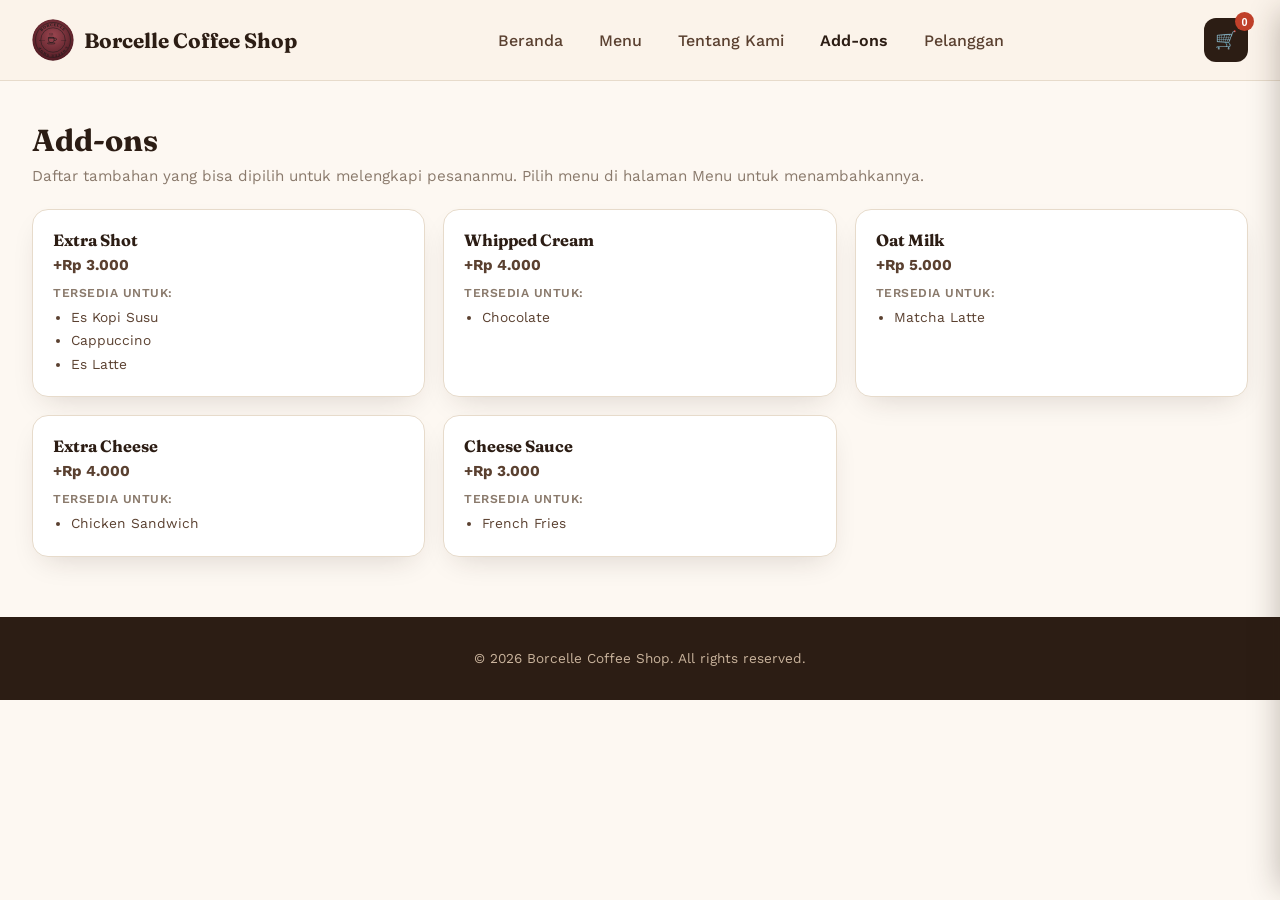
<file: addons.html>
<!DOCTYPE html>
<html lang="id">
<head>
<meta charset="UTF-8" />
<meta name="viewport" content="width=device-width, initial-scale=1.0" />
<title>Add-ons - Borcelle Coffee Shop</title>
<link rel="preconnect" href="https://fonts.googleapis.com">
<link href="https://fonts.googleapis.com/css2?family=Fraunces:opsz,wght@9..144,600;9..144,700&family=Work+Sans:wght@400;500;600;700&display=swap" rel="stylesheet">
<link rel="stylesheet" href="style.css" />
</head>
<body>

  <header class="topbar">
    <div class="wrap topbar-inner">
      <a href="index.html" class="brand">
        <img src="logo.svg" alt="Logo Borcelle Coffee Shop" class="brand-logo">
        <span class="brand-name">Borcelle Coffee Shop</span>
      </a>
      <nav class="nav">
        <a href="index.html">Beranda</a>
        <a href="menu.html">Menu</a>
        <a href="tentang.html">Tentang Kami</a>
        <a href="addons.html" class="active-link">Add-ons</a>
        <a href="pelanggan.html">Pelanggan</a>
      </nav>
      <button class="cart-icon-btn" id="cartToggle" aria-label="Lihat pesanan">
        🛒
        <span class="cart-count" id="cartCount">0</span>
      </button>
    </div>
  </header>

  <div class="wrap page-heading">
    <h1>Add-ons</h1>
    <p>Daftar tambahan yang bisa dipilih untuk melengkapi pesananmu. Pilih menu di halaman Menu untuk menambahkannya.</p>
  </div>

  <main class="wrap addons-section">
    <div class="addons-grid" id="addonsGrid"></div>
  </main>

  <footer class="footer">
    <div class="wrap">
      <p>&copy; <span id="year"></span> Borcelle Coffee Shop. All rights reserved.</p>
    </div>
  </footer>

  <!-- Cart Drawer (tersedia di semua halaman) -->
  <div class="cart-overlay" id="cartOverlay"></div>
  <aside class="cart-drawer" id="cartDrawer">
    <div class="cart-head">
      <div>
        <h2>Pesanan Anda</h2>
        <p class="cart-customer" id="cartCustomerLabel">Nama pelanggan belum diisi</p>
      </div>
      <button class="cart-close" id="cartClose" aria-label="Tutup keranjang">✕</button>
    </div>

    <div class="cart-items" id="cartItems">
      <p class="cart-empty" id="cartEmpty">Belum ada pesanan. Yuk tambahkan menu favoritmu.</p>
    </div>

    <div class="cart-summary">
      <div class="summary-row">
        <span>Subtotal</span>
        <span id="subtotalValue">Rp 0</span>
      </div>
      <div class="summary-row">
        <span>Pajak (10%)</span>
        <span id="taxValue">Rp 0</span>
      </div>
      <div class="summary-row total-row">
        <span>Total</span>
        <span id="totalValue">Rp 0</span>
      </div>
      <button class="cart-clear-btn" id="cartClear">Kosongkan Pesanan</button>
      <button class="checkout-btn" id="checkoutBtn">Checkout</button>
    </div>
  </aside>

  <script src="script.js"></script>
</body>
</html>
</file>
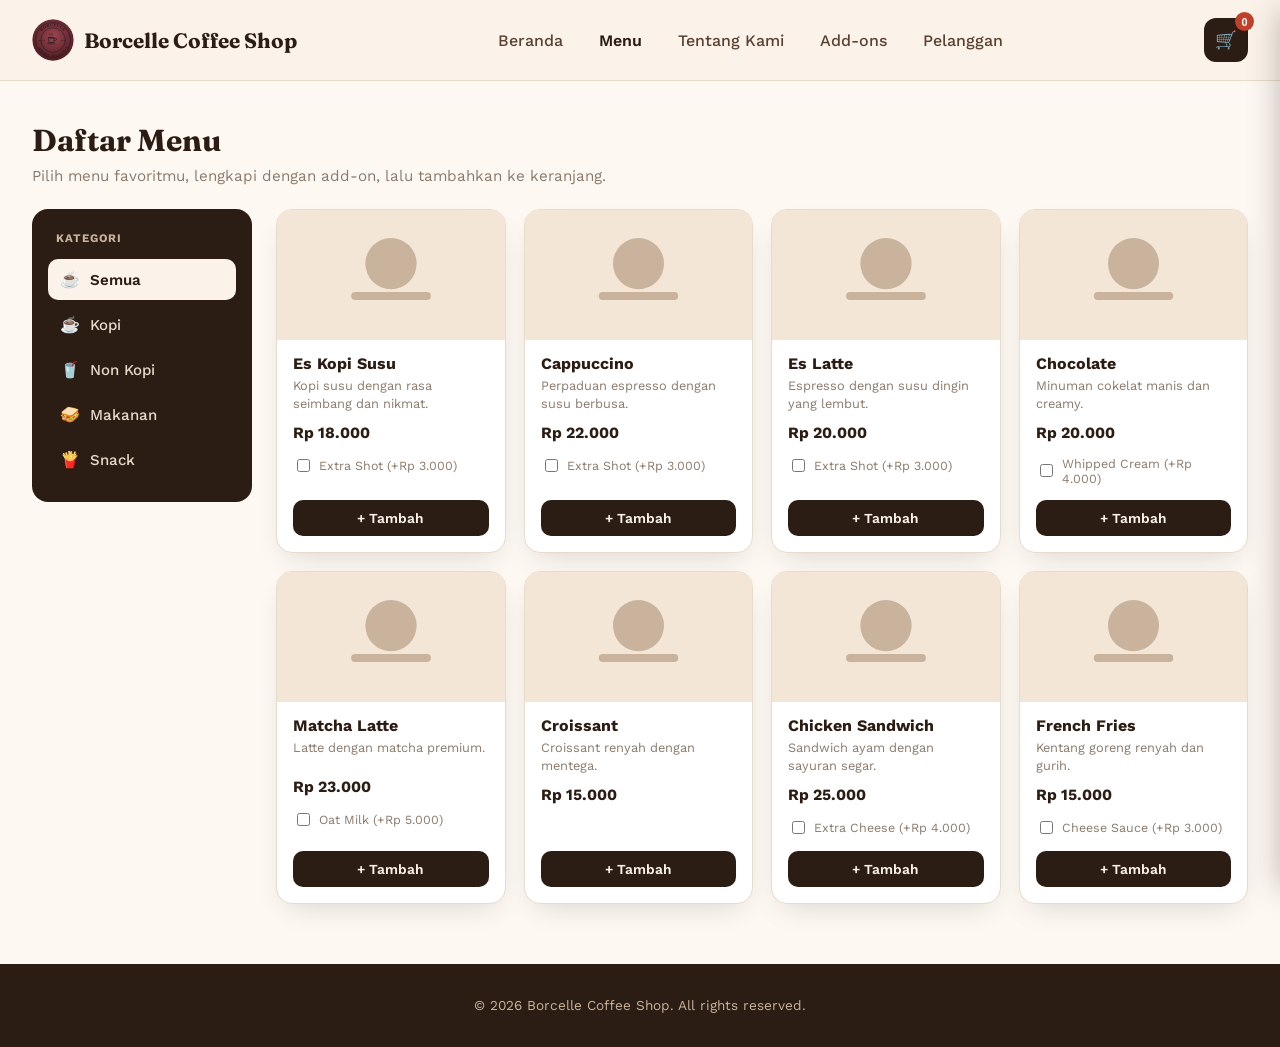
<file: menu.html>
<!DOCTYPE html>
<html lang="id">
<head>
<meta charset="UTF-8" />
<meta name="viewport" content="width=device-width, initial-scale=1.0" />
<title>Menu - Borcelle Coffee Shop</title>
<link rel="preconnect" href="https://fonts.googleapis.com">
<link href="https://fonts.googleapis.com/css2?family=Fraunces:opsz,wght@9..144,600;9..144,700&family=Work+Sans:wght@400;500;600;700&display=swap" rel="stylesheet">
<link rel="stylesheet" href="style.css" />
</head>
<body>

  <header class="topbar">
    <div class="wrap topbar-inner">
      <a href="index.html" class="brand">
        <img src="logo.svg" alt="Logo Borcelle Coffee Shop" class="brand-logo">
        <span class="brand-name">Borcelle Coffee Shop</span>
      </a>
      <nav class="nav">
        <a href="index.html">Beranda</a>
        <a href="menu.html" class="active-link">Menu</a>
        <a href="tentang.html">Tentang Kami</a>
        <a href="addons.html">Add-ons</a>
        <a href="pelanggan.html">Pelanggan</a>
      </nav>
      <button class="cart-icon-btn" id="cartToggle" aria-label="Lihat pesanan">
        🛒
        <span class="cart-count" id="cartCount">0</span>
      </button>
    </div>
  </header>

  <div class="wrap page-heading">
    <h1>Daftar Menu</h1>
    <p>Pilih menu favoritmu, lengkapi dengan add-on, lalu tambahkan ke keranjang.</p>
  </div>

  <main class="wrap layout">

    <aside class="sidebar">
      <p class="sidebar-title">Kategori</p>
      <div class="cat-list" id="catList">
        <button class="cat-btn active" data-cat="Semua"><span>☕</span>Semua</button>
        <button class="cat-btn" data-cat="Kopi"><span>☕</span>Kopi</button>
        <button class="cat-btn" data-cat="Non Kopi"><span>🥤</span>Non Kopi</button>
        <button class="cat-btn" data-cat="Makanan"><span>🥪</span>Makanan</button>
        <button class="cat-btn" data-cat="Snack"><span>🍟</span>Snack</button>
      </div>
    </aside>

    <section class="menu-section">
      <div class="menu-grid" id="menuGrid"></div>
    </section>

  </main>

  <footer class="footer">
    <div class="wrap">
      <p>&copy; <span id="year"></span> Borcelle Coffee Shop. All rights reserved.</p>
    </div>
  </footer>

  <!-- Cart Drawer (tersedia di semua halaman) -->
  <div class="cart-overlay" id="cartOverlay"></div>
  <aside class="cart-drawer" id="cartDrawer">
    <div class="cart-head">
      <div>
        <h2>Pesanan Anda</h2>
        <p class="cart-customer" id="cartCustomerLabel">Nama pelanggan belum diisi</p>
      </div>
      <button class="cart-close" id="cartClose" aria-label="Tutup keranjang">✕</button>
    </div>

    <div class="cart-items" id="cartItems">
      <p class="cart-empty" id="cartEmpty">Belum ada pesanan. Yuk tambahkan menu favoritmu.</p>
    </div>

    <div class="cart-summary">
      <div class="summary-row">
        <span>Subtotal</span>
        <span id="subtotalValue">Rp 0</span>
      </div>
      <div class="summary-row">
        <span>Pajak (10%)</span>
        <span id="taxValue">Rp 0</span>
      </div>
      <div class="summary-row total-row">
        <span>Total</span>
        <span id="totalValue">Rp 0</span>
      </div>
      <button class="cart-clear-btn" id="cartClear">Kosongkan Pesanan</button>
      <button class="checkout-btn" id="checkoutBtn">Checkout</button>
    </div>
  </aside>

  <script src="script.js"></script>
</body>
</html>
</file>
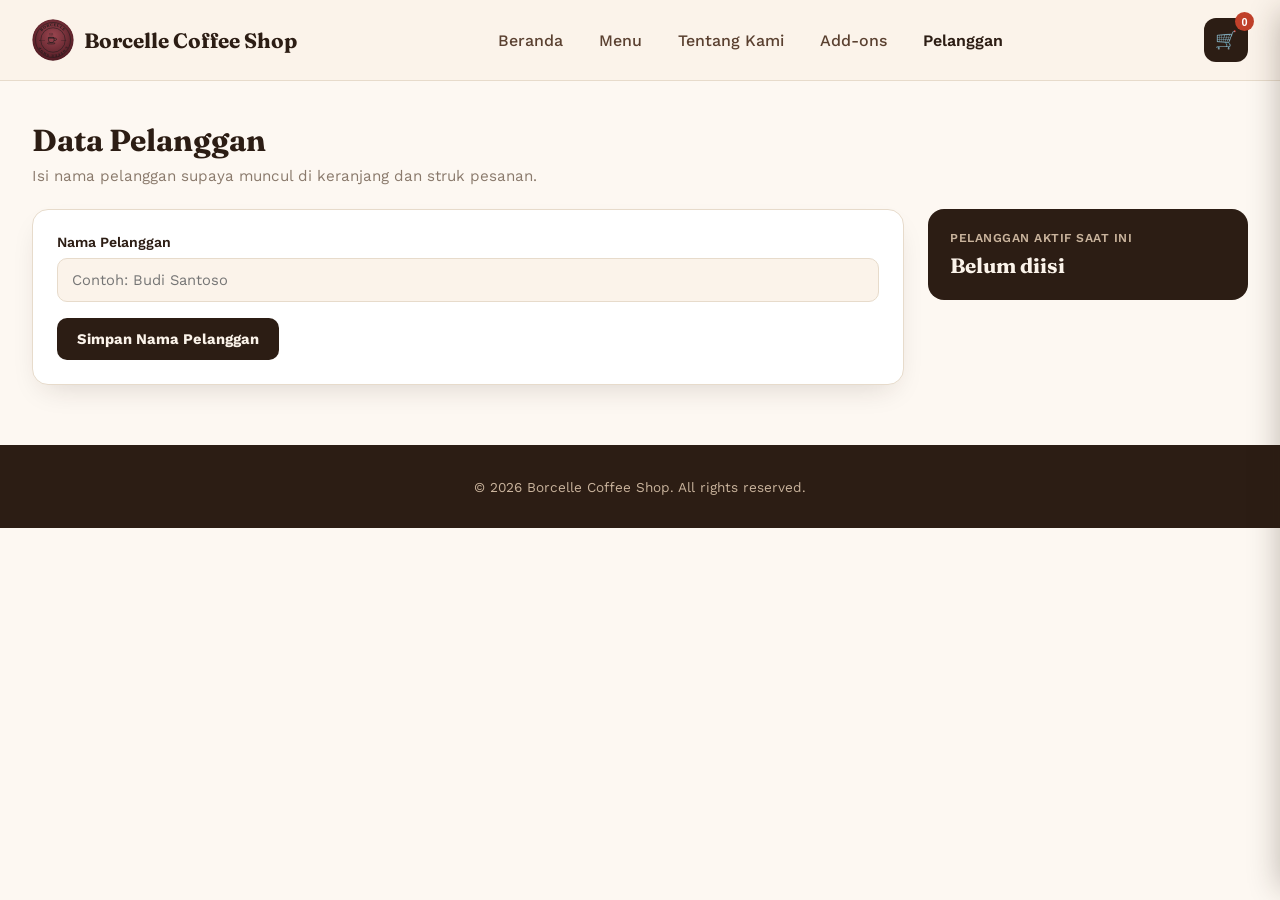
<file: pelanggan.html>
<!DOCTYPE html>
<html lang="id">
<head>
<meta charset="UTF-8" />
<meta name="viewport" content="width=device-width, initial-scale=1.0" />
<title>Pelanggan - Borcelle Coffee Shop</title>
<link rel="preconnect" href="https://fonts.googleapis.com">
<link href="https://fonts.googleapis.com/css2?family=Fraunces:opsz,wght@9..144,600;9..144,700&family=Work+Sans:wght@400;500;600;700&display=swap" rel="stylesheet">
<link rel="stylesheet" href="style.css" />
</head>
<body>

  <header class="topbar">
    <div class="wrap topbar-inner">
      <a href="index.html" class="brand">
        <img src="logo.svg" alt="Logo Borcelle Coffee Shop" class="brand-logo">
        <span class="brand-name">Borcelle Coffee Shop</span>
      </a>
      <nav class="nav">
        <a href="index.html">Beranda</a>
        <a href="menu.html">Menu</a>
        <a href="tentang.html">Tentang Kami</a>
        <a href="addons.html">Add-ons</a>
        <a href="pelanggan.html" class="active-link">Pelanggan</a>
      </nav>
      <button class="cart-icon-btn" id="cartToggle" aria-label="Lihat pesanan">
        🛒
        <span class="cart-count" id="cartCount">0</span>
      </button>
    </div>
  </header>

  <div class="wrap page-heading">
    <h1>Data Pelanggan</h1>
    <p>Isi nama pelanggan supaya muncul di keranjang dan struk pesanan.</p>
  </div>

  <main class="wrap customer-section">
    <form class="customer-form" id="customerForm">
      <div class="field">
        <label for="customerNameInput">Nama Pelanggan</label>
        <input type="text" id="customerNameInput" placeholder="Contoh: Budi Santoso" />
      </div>
      <button type="submit" class="btn-primary">Simpan Nama Pelanggan</button>
      <p class="customer-feedback" id="customerFeedback" hidden>Tersimpan! Nama pelanggan sudah terhubung ke keranjang.</p>
    </form>

    <div class="customer-current">
      <p class="customer-current-label">Pelanggan aktif saat ini</p>
      <p class="customer-current-name" id="customerCurrentName">Belum diisi</p>
    </div>
  </main>

  <footer class="footer">
    <div class="wrap">
      <p>&copy; <span id="year"></span> Borcelle Coffee Shop. All rights reserved.</p>
    </div>
  </footer>

  <!-- Cart Drawer (tersedia di semua halaman) -->
  <div class="cart-overlay" id="cartOverlay"></div>
  <aside class="cart-drawer" id="cartDrawer">
    <div class="cart-head">
      <div>
        <h2>Pesanan Anda</h2>
        <p class="cart-customer" id="cartCustomerLabel">Nama pelanggan belum diisi</p>
      </div>
      <button class="cart-close" id="cartClose" aria-label="Tutup keranjang">✕</button>
    </div>

    <div class="cart-items" id="cartItems">
      <p class="cart-empty" id="cartEmpty">Belum ada pesanan. Yuk tambahkan menu favoritmu.</p>
    </div>

    <div class="cart-summary">
      <div class="summary-row">
        <span>Subtotal</span>
        <span id="subtotalValue">Rp 0</span>
      </div>
      <div class="summary-row">
        <span>Pajak (10%)</span>
        <span id="taxValue">Rp 0</span>
      </div>
      <div class="summary-row total-row">
        <span>Total</span>
        <span id="totalValue">Rp 0</span>
      </div>
      <button class="cart-clear-btn" id="cartClear">Kosongkan Pesanan</button>
      <button class="checkout-btn" id="checkoutBtn">Checkout</button>
    </div>
  </aside>

  <script src="script.js"></script>
</body>
</html>
</file>
<file: style.css>
:root {
  --cream: #FBF3EA;
  --cream-deep: #F3E6D6;
  --bg: #FDF8F2;
  --brown-950: #2C1D14;
  --brown-900: #3B281C;
  --brown-700: #5A4030;
  --brown-500: #8A6A52;
  --text-dim: #8A7A6C;
  --line: #E7DBCB;
  --white: #FFFFFF;
  --shadow: 0 12px 30px -12px rgba(44, 29, 20, 0.18);
  --radius: 16px;
}

* { box-sizing: border-box; }

html { scroll-behavior: smooth; }

body {
  margin: 0;
  background: var(--bg);
  color: var(--brown-950);
  font-family: "Work Sans", sans-serif;
  -webkit-font-smoothing: antialiased;
}

h1, h2, h3 {
  font-family: "Fraunces", serif;
  margin: 0;
}

a { color: inherit; text-decoration: none; }

.wrap {
  max-width: 1280px;
  margin: 0 auto;
  padding: 0 32px;
}

/* Topbar */
.topbar {
  background: var(--cream);
  border-bottom: 1px solid var(--line);
  position: sticky;
  top: 0;
  z-index: 20;
}

.topbar-inner {
  display: flex;
  align-items: center;
  justify-content: space-between;
  padding-top: 18px;
  padding-bottom: 18px;
}

.brand {
  display: flex;
  align-items: center;
  gap: 10px;
  font-family: "Fraunces", serif;
  font-weight: 700;
  font-size: 1.3rem;
}

.brand-logo {
  width: 42px;
  height: 42px;
  border-radius: 50%;
  display: block;
}

.nav {
  display: flex;
  gap: 36px;
  font-weight: 500;
  color: var(--brown-700);
}

.nav .active-link { color: var(--brown-950); font-weight: 600; }
.nav a:hover { color: var(--brown-950); }

.cart-icon-btn {
  position: relative;
  background: var(--brown-950);
  color: var(--cream);
  border: none;
  width: 44px;
  height: 44px;
  border-radius: 12px;
  font-size: 1.1rem;
  cursor: pointer;
  display: flex;
  align-items: center;
  justify-content: center;
}

.cart-count {
  position: absolute;
  top: -6px;
  right: -6px;
  background: #C0402A;
  color: white;
  font-size: 0.68rem;
  font-weight: 700;
  min-width: 19px;
  height: 19px;
  border-radius: 999px;
  display: flex;
  align-items: center;
  justify-content: center;
  padding: 0 4px;
}

/* Hero */
.hero {
  background: linear-gradient(120deg, rgba(20,13,9,0.88), rgba(20,13,9,0.55)), #1b120c;
  color: white;
}

.hero-inner {
  display: flex;
  align-items: center;
  justify-content: space-between;
  gap: 40px;
  padding-top: 56px;
  padding-bottom: 56px;
}

.hero-text { max-width: 520px; }

.hero-text h1 {
  font-size: 2.2rem;
  line-height: 1.2;
  margin-bottom: 14px;
}

.hero-text p {
  color: #E6DACB;
  font-size: 1rem;
  line-height: 1.6;
  margin: 0 0 22px;
}

.hero-cta {
  display: inline-block;
  background: var(--cream);
  color: var(--brown-950);
  font-weight: 700;
  font-size: 0.92rem;
  padding: 13px 22px;
  border-radius: 10px;
}

.hero-cta:hover { background: #fff; }

.hero-img {
  width: 340px;
  height: 190px;
  border-radius: var(--radius);
  overflow: hidden;
  flex-shrink: 0;
}

.hero-img img {
  width: 100%;
  height: 100%;
  object-fit: cover;
  display: block;
}

/* Page heading (dipakai di menu, add-ons, pelanggan) */
.page-heading {
  padding-top: 40px;
}

.page-heading h1 {
  font-size: 1.9rem;
  margin-bottom: 8px;
}

.page-heading p {
  color: var(--text-dim);
  margin: 0;
  font-size: 0.95rem;
}

/* Layout */
.layout {
  display: grid;
  grid-template-columns: 220px 1fr;
  gap: 24px;
  padding-top: 24px;
  padding-bottom: 60px;
  align-items: start;
}

/* Sidebar */
.sidebar {
  background: var(--brown-950);
  border-radius: var(--radius);
  padding: 22px 16px;
  position: sticky;
  top: 96px;
}

.sidebar-title {
  color: #C9B39C;
  font-size: 0.72rem;
  letter-spacing: 1px;
  font-weight: 700;
  text-transform: uppercase;
  margin: 0 0 14px 8px;
}

.cat-list {
  display: flex;
  flex-direction: column;
  gap: 4px;
}

.cat-btn {
  display: flex;
  align-items: center;
  gap: 10px;
  background: none;
  border: none;
  color: #E6DACB;
  font-family: inherit;
  font-size: 0.94rem;
  font-weight: 500;
  padding: 11px 12px;
  border-radius: 10px;
  cursor: pointer;
  text-align: left;
  width: 100%;
}

.cat-btn span { font-size: 1rem; }

.cat-btn:hover { background: rgba(255,255,255,0.06); }

.cat-btn.active {
  background: var(--cream);
  color: var(--brown-950);
  font-weight: 600;
}

/* Menu section */
.section-title {
  font-size: 1.5rem;
  margin-bottom: 18px;
}

.menu-grid {
  display: grid;
  grid-template-columns: repeat(4, 1fr);
  gap: 18px;
}

.menu-card {
  background: var(--white);
  border: 1px solid var(--line);
  border-radius: var(--radius);
  overflow: hidden;
  display: flex;
  flex-direction: column;
  box-shadow: var(--shadow);
}

.menu-card-img {
  width: 100%;
  height: 130px;
  object-fit: cover;
  display: block;
  background: var(--cream-deep);
}

.menu-card-body {
  padding: 14px 16px 16px;
  display: flex;
  flex-direction: column;
  gap: 4px;
  flex: 1;
}

.menu-card h3 {
  font-size: 1rem;
  font-weight: 700;
  font-family: "Work Sans", sans-serif;
}

.menu-card .desc {
  color: var(--text-dim);
  font-size: 0.8rem;
  line-height: 1.4;
  margin: 0;
  min-height: 2.2em;
}

.menu-card .price {
  font-weight: 700;
  margin: 6px 0 10px;
  font-size: 0.98rem;
}

.addon-check-list {
  display: flex;
  flex-direction: column;
  gap: 6px;
  margin-bottom: 10px;
}

.addon-check {
  display: flex;
  align-items: center;
  gap: 6px;
  font-size: 0.78rem;
  color: var(--text-dim);
  cursor: pointer;
}

.addon-check input { accent-color: var(--brown-950); cursor: pointer; }

.add-btn {
  margin-top: auto;
  background: var(--brown-950);
  color: var(--cream);
  border: none;
  border-radius: 10px;
  padding: 10px 12px;
  font-weight: 600;
  font-size: 0.86rem;
  cursor: pointer;
  font-family: inherit;
}

.add-btn:hover { background: var(--brown-700); }

/* Cart Drawer (overlay, tampil di semua halaman) */
.cart-overlay {
  position: fixed;
  inset: 0;
  background: rgba(20, 13, 9, 0.5);
  opacity: 0;
  pointer-events: none;
  transition: opacity 0.25s ease;
  z-index: 40;
}

.cart-overlay.show {
  opacity: 1;
  pointer-events: auto;
}

.cart-drawer {
  position: fixed;
  top: 0;
  right: 0;
  height: 100%;
  width: 380px;
  max-width: 92vw;
  background: var(--white);
  box-shadow: -12px 0 30px -12px rgba(44, 29, 20, 0.3);
  padding: 24px;
  display: flex;
  flex-direction: column;
  z-index: 50;
  transform: translateX(100%);
  transition: transform 0.28s ease;
}

.cart-drawer.open { transform: translateX(0); }

.cart-head {
  display: flex;
  align-items: flex-start;
  justify-content: space-between;
  margin-bottom: 16px;
  gap: 10px;
}

.cart-head h2 { font-size: 1.2rem; }

.cart-customer {
  margin: 4px 0 0;
  font-size: 0.82rem;
  color: var(--brown-700);
  font-weight: 600;
}

.cart-close {
  background: none;
  border: none;
  cursor: pointer;
  font-size: 1.1rem;
  color: var(--text-dim);
  padding: 4px;
  flex-shrink: 0;
}

.cart-close:hover { color: #C0402A; }

.cart-items {
  display: flex;
  flex-direction: column;
  gap: 14px;
  min-height: 60px;
  flex: 1;
  overflow-y: auto;
  margin-bottom: 12px;
}

.cart-empty {
  color: var(--text-dim);
  font-size: 0.85rem;
  font-style: italic;
  margin: 10px 0;
}

.cart-line {
  display: flex;
  gap: 10px;
  align-items: flex-start;
}

.cart-line-qty {
  font-weight: 700;
  color: var(--brown-700);
  font-size: 0.86rem;
  min-width: 22px;
}

.cart-line-info { flex: 1; }

.cart-line-name {
  font-weight: 600;
  font-size: 0.92rem;
  display: flex;
  justify-content: space-between;
  gap: 8px;
}

.cart-line-price {
  color: var(--brown-950);
  font-size: 0.88rem;
  white-space: nowrap;
}

.cart-line-addon {
  display: flex;
  justify-content: space-between;
  color: var(--text-dim);
  font-size: 0.78rem;
  margin-top: 2px;
  padding-left: 4px;
}

.line-remove-btn {
  background: none;
  border: none;
  color: var(--text-dim);
  font-size: 0.72rem;
  text-decoration: underline;
  cursor: pointer;
  padding: 0;
  margin-top: 4px;
}

.line-remove-btn:hover { color: #C0402A; }

.cart-summary {
  border-top: 1px solid var(--line);
  padding-top: 14px;
  flex-shrink: 0;
}

.summary-row {
  display: flex;
  justify-content: space-between;
  font-size: 0.9rem;
  margin-bottom: 8px;
  color: var(--brown-700);
}

.total-row {
  font-size: 1.05rem;
  font-weight: 700;
  color: var(--brown-950);
  border-top: 1px solid var(--line);
  padding-top: 10px;
  margin-top: 4px;
}

.cart-clear-btn {
  width: 100%;
  background: none;
  border: 1px solid var(--line);
  color: var(--brown-700);
  border-radius: 10px;
  padding: 11px;
  font-weight: 600;
  font-size: 0.86rem;
  cursor: pointer;
  margin-top: 14px;
  font-family: inherit;
}

.cart-clear-btn:hover { border-color: #C0402A; color: #C0402A; }


.checkout-btn {
  width: 100%;
  background: var(--brown-950);
  color: var(--cream);
  border: none;
  border-radius: 10px;
  padding: 14px;
  font-weight: 700;
  font-size: 0.98rem;
  cursor: pointer;
  margin-top: 14px;
  font-family: inherit;
}

.checkout-btn:hover { background: var(--brown-700); }
.checkout-btn:disabled { opacity: 0.5; cursor: not-allowed; }

/* Footer */
.footer {
  background: var(--brown-950);
  color: #C9B39C;
  text-align: center;
  padding: 20px 0;
  font-size: 0.85rem;
}

/* Responsive */
@media (max-width: 1080px) {
  .layout { grid-template-columns: 180px 1fr; }
  .menu-grid { grid-template-columns: repeat(3, 1fr); }
}

@media (max-width: 760px) {
  .nav { display: none; }
  .hero-inner { flex-direction: column; align-items: flex-start; }
  .hero-img { width: 100%; height: 220px; }
  .layout { grid-template-columns: 1fr; }
  .sidebar { position: static; }
  .cat-list { flex-direction: row; flex-wrap: wrap; }
  .cat-btn { width: auto; }
  .menu-grid { grid-template-columns: repeat(2, 1fr); }
  .cart-drawer { width: 100%; max-width: 100vw; }
  .highlight-grid { grid-template-columns: 1fr; }
  .customer-section { grid-template-columns: 1fr; }
  .hero-modern-inner h1 { font-size: 1.9rem; }
  .stats-grid { grid-template-columns: repeat(2, 1fr); }
  .stat-item:nth-child(2) { border-right: none; }
  .about-preview, .about-story { grid-template-columns: 1fr; }
  .about-preview-img, .about-story-img { height: 240px; }
  .gallery-grid { grid-template-columns: repeat(2, 1fr); }
  .gallery-item-lg { grid-column: span 2; grid-row: span 1; }
  .values-grid { grid-template-columns: repeat(2, 1fr); }
  .cta-band-inner { flex-direction: column; align-items: flex-start; }
}

@media (max-width: 480px) {
  .menu-grid { grid-template-columns: 1fr; }
  .wrap { padding: 0 18px; }
}

/* ============================== */
/* Beranda — highlight section    */
/* ============================== */
.highlight-section {
  padding-top: 56px;
  padding-bottom: 56px;
}

.highlight-section .section-title {
  margin-bottom: 24px;
}

.highlight-grid {
  display: grid;
  grid-template-columns: repeat(3, 1fr);
  gap: 20px;
}

.highlight-card {
  background: var(--white);
  border: 1px solid var(--line);
  border-radius: var(--radius);
  padding: 26px 22px;
  box-shadow: var(--shadow);
}

.highlight-icon {
  font-size: 1.8rem;
  display: block;
  margin-bottom: 12px;
}

.highlight-card h3 {
  font-size: 1.05rem;
  margin-bottom: 8px;
}

.highlight-card p {
  color: var(--text-dim);
  font-size: 0.88rem;
  line-height: 1.5;
  margin: 0;
}

/* ============================== */
/* Add-ons page                   */
/* ============================== */
.addons-section {
  padding-top: 24px;
  padding-bottom: 60px;
}

.addons-grid {
  display: grid;
  grid-template-columns: repeat(3, 1fr);
  gap: 18px;
}

.addon-card {
  background: var(--white);
  border: 1px solid var(--line);
  border-radius: var(--radius);
  padding: 20px;
  box-shadow: var(--shadow);
}

.addon-card h3 {
  font-size: 1.02rem;
  margin-bottom: 6px;
}

.addon-price {
  color: var(--brown-700);
  font-weight: 700;
  font-size: 0.95rem;
  margin-bottom: 12px;
}

.addon-applies {
  font-size: 0.76rem;
  text-transform: uppercase;
  letter-spacing: 0.5px;
  color: var(--text-dim);
  margin: 0 0 6px;
  font-weight: 600;
}

.addon-menu-list {
  margin: 0;
  padding-left: 18px;
  color: var(--brown-700);
  font-size: 0.86rem;
  line-height: 1.7;
}

/* ============================== */
/* Pelanggan page                 */
/* ============================== */
.customer-section {
  padding-top: 24px;
  padding-bottom: 60px;
  display: grid;
  grid-template-columns: 1fr 320px;
  gap: 24px;
  align-items: start;
}

.customer-form {
  background: var(--white);
  border: 1px solid var(--line);
  border-radius: var(--radius);
  padding: 24px;
  box-shadow: var(--shadow);
  display: flex;
  flex-direction: column;
  gap: 16px;
}

.customer-form .field label {
  display: block;
  font-weight: 600;
  font-size: 0.88rem;
  margin-bottom: 8px;
}

.customer-form .field input {
  width: 100%;
  border: 1px solid var(--line);
  border-radius: 10px;
  padding: 12px 14px;
  font-family: inherit;
  font-size: 0.92rem;
  background: var(--cream);
  color: var(--brown-950);
}

.customer-form .field input:focus {
  outline: none;
  border-color: var(--brown-500);
}

.btn-primary {
  align-self: flex-start;
  background: var(--brown-950);
  color: var(--cream);
  border: none;
  border-radius: 10px;
  padding: 12px 20px;
  font-weight: 700;
  font-size: 0.92rem;
  cursor: pointer;
  font-family: inherit;
}

.btn-primary:hover { background: var(--brown-700); }

.customer-feedback {
  color: #2E7D32;
  font-size: 0.85rem;
  font-weight: 600;
  margin: 0;
}

.customer-current {
  background: var(--brown-950);
  border-radius: var(--radius);
  padding: 22px;
  color: var(--cream);
}

.customer-current-label {
  font-size: 0.76rem;
  text-transform: uppercase;
  letter-spacing: 0.5px;
  color: #C9B39C;
  margin: 0 0 8px;
  font-weight: 600;
}

.customer-current-name {
  font-family: "Fraunces", serif;
  font-size: 1.3rem;
  font-weight: 700;
  margin: 0;
}

/* ============================== */
/* Shared bits                    */
/* ============================== */
.eyebrow {
  text-transform: uppercase;
  letter-spacing: 1.5px;
  font-size: 0.76rem;
  font-weight: 700;
  color: var(--brown-500);
  margin: 0 0 10px;
}

.eyebrow-light { color: #E6C99A; }

.link-arrow {
  display: inline-block;
  margin-top: 6px;
  font-weight: 700;
  font-size: 0.92rem;
  color: var(--brown-950);
  border-bottom: 2px solid var(--brown-950);
  padding-bottom: 2px;
}

.link-arrow:hover { color: var(--brown-700); border-color: var(--brown-700); }

.hero-cta-outline {
  background: transparent;
  border: 1.5px solid var(--cream);
  color: var(--cream);
}

.hero-cta-outline:hover { background: rgba(255,255,255,0.12); }

/* ============================== */
/* Beranda — hero modern          */
/* ============================== */
.hero-modern {
  position: relative;
  min-height: 480px;
  display: flex;
  align-items: center;
  overflow: hidden;
  color: white;
}

.hero-modern-bg {
  position: absolute;
  inset: 0;
  width: 100%;
  height: 100%;
  object-fit: cover;
}

.hero-modern-overlay {
  position: absolute;
  inset: 0;
  background: linear-gradient(120deg, rgba(20,13,9,0.88), rgba(20,13,9,0.45));
}

.hero-modern-inner {
  position: relative;
  z-index: 1;
  max-width: 640px;
  padding-top: 70px;
  padding-bottom: 70px;
}

.hero-modern-inner h1 {
  font-size: 2.6rem;
  line-height: 1.18;
  margin-bottom: 16px;
}

.hero-modern-inner > p {
  color: #E6DACB;
  font-size: 1.05rem;
  line-height: 1.6;
  margin: 0 0 26px;
  max-width: 480px;
}

.hero-modern-actions {
  display: flex;
  gap: 14px;
  flex-wrap: wrap;
}

/* Stats band */
.stats-band {
  background: var(--brown-950);
  color: var(--cream);
}

.stats-grid {
  display: grid;
  grid-template-columns: repeat(4, 1fr);
  padding: 30px 32px;
  gap: 20px;
}

.stat-item {
  text-align: center;
  border-right: 1px solid rgba(255,255,255,0.12);
}

.stat-item:last-child { border-right: none; }

.stat-number {
  display: block;
  font-family: "Fraunces", serif;
  font-size: 1.9rem;
  font-weight: 700;
  color: var(--cream);
}

.stat-label {
  display: block;
  font-size: 0.78rem;
  color: #C9B39C;
  margin-top: 4px;
  text-transform: uppercase;
  letter-spacing: 0.5px;
}

/* About preview (di Beranda) */
.about-preview {
  padding-top: 60px;
  padding-bottom: 20px;
  display: grid;
  grid-template-columns: 1fr 1fr;
  gap: 48px;
  align-items: center;
}

.about-preview-img {
  border-radius: var(--radius);
  overflow: hidden;
  box-shadow: var(--shadow);
  height: 320px;
}

.about-preview-img img {
  width: 100%;
  height: 100%;
  object-fit: cover;
  display: block;
}

.about-preview-text h2 {
  font-size: 1.7rem;
  margin-bottom: 14px;
  line-height: 1.25;
}

.about-preview-text p {
  color: var(--text-dim);
  font-size: 0.95rem;
  line-height: 1.7;
  margin: 0 0 6px;
}

/* Gallery */
.gallery-section {
  padding-top: 56px;
  padding-bottom: 60px;
}

.gallery-grid {
  display: grid;
  grid-template-columns: repeat(4, 1fr);
  grid-auto-rows: 160px;
  gap: 14px;
}

.gallery-item {
  border-radius: var(--radius);
  overflow: hidden;
  box-shadow: var(--shadow);
}

.gallery-item img {
  width: 100%;
  height: 100%;
  object-fit: cover;
  display: block;
  transition: transform 0.35s ease;
}

.gallery-item:hover img { transform: scale(1.06); }

.gallery-item-lg {
  grid-row: span 2;
  grid-column: span 2;
}

/* ============================== */
/* Tentang Kami page               */
/* ============================== */
.about-hero {
  background: linear-gradient(120deg, rgba(20,13,9,0.92), rgba(58,40,28,0.85)), #1b120c;
  color: white;
  padding: 64px 0;
}

.about-hero-inner { max-width: 640px; }

.about-hero-inner h1 {
  font-size: 2.2rem;
  line-height: 1.25;
  margin-bottom: 14px;
}

.about-hero-desc {
  color: #E6DACB;
  font-size: 1rem;
  line-height: 1.65;
  margin: 0;
}

.about-story {
  padding-top: 60px;
  padding-bottom: 20px;
  display: grid;
  grid-template-columns: 1fr 1fr;
  gap: 48px;
  align-items: center;
}

.about-story-img {
  border-radius: var(--radius);
  overflow: hidden;
  box-shadow: var(--shadow);
  height: 340px;
}

.about-story-img img {
  width: 100%;
  height: 100%;
  object-fit: cover;
  display: block;
}

.about-story-text h2 {
  font-size: 1.6rem;
  margin-bottom: 14px;
  line-height: 1.3;
}

.about-story-text p {
  color: var(--text-dim);
  font-size: 0.95rem;
  line-height: 1.7;
  margin: 0 0 14px;
}

.values-section {
  padding-top: 56px;
  padding-bottom: 20px;
}

.values-grid {
  display: grid;
  grid-template-columns: repeat(4, 1fr);
  gap: 18px;
}

.value-card {
  background: var(--white);
  border: 1px solid var(--line);
  border-radius: var(--radius);
  padding: 24px 18px;
  box-shadow: var(--shadow);
  text-align: center;
}

.value-icon {
  font-size: 1.7rem;
  display: block;
  margin-bottom: 10px;
}

.value-card h3 {
  font-size: 0.98rem;
  margin-bottom: 6px;
}

.value-card p {
  color: var(--text-dim);
  font-size: 0.82rem;
  line-height: 1.5;
  margin: 0;
}

.cta-band {
  background: var(--brown-950);
  color: var(--cream);
  margin-top: 56px;
}

.cta-band-inner {
  padding: 44px 32px;
  display: flex;
  align-items: center;
  justify-content: space-between;
  gap: 24px;
  flex-wrap: wrap;
}

.cta-band-inner h2 {
  font-size: 1.5rem;
  max-width: 480px;
  margin: 0;
}
</file>
